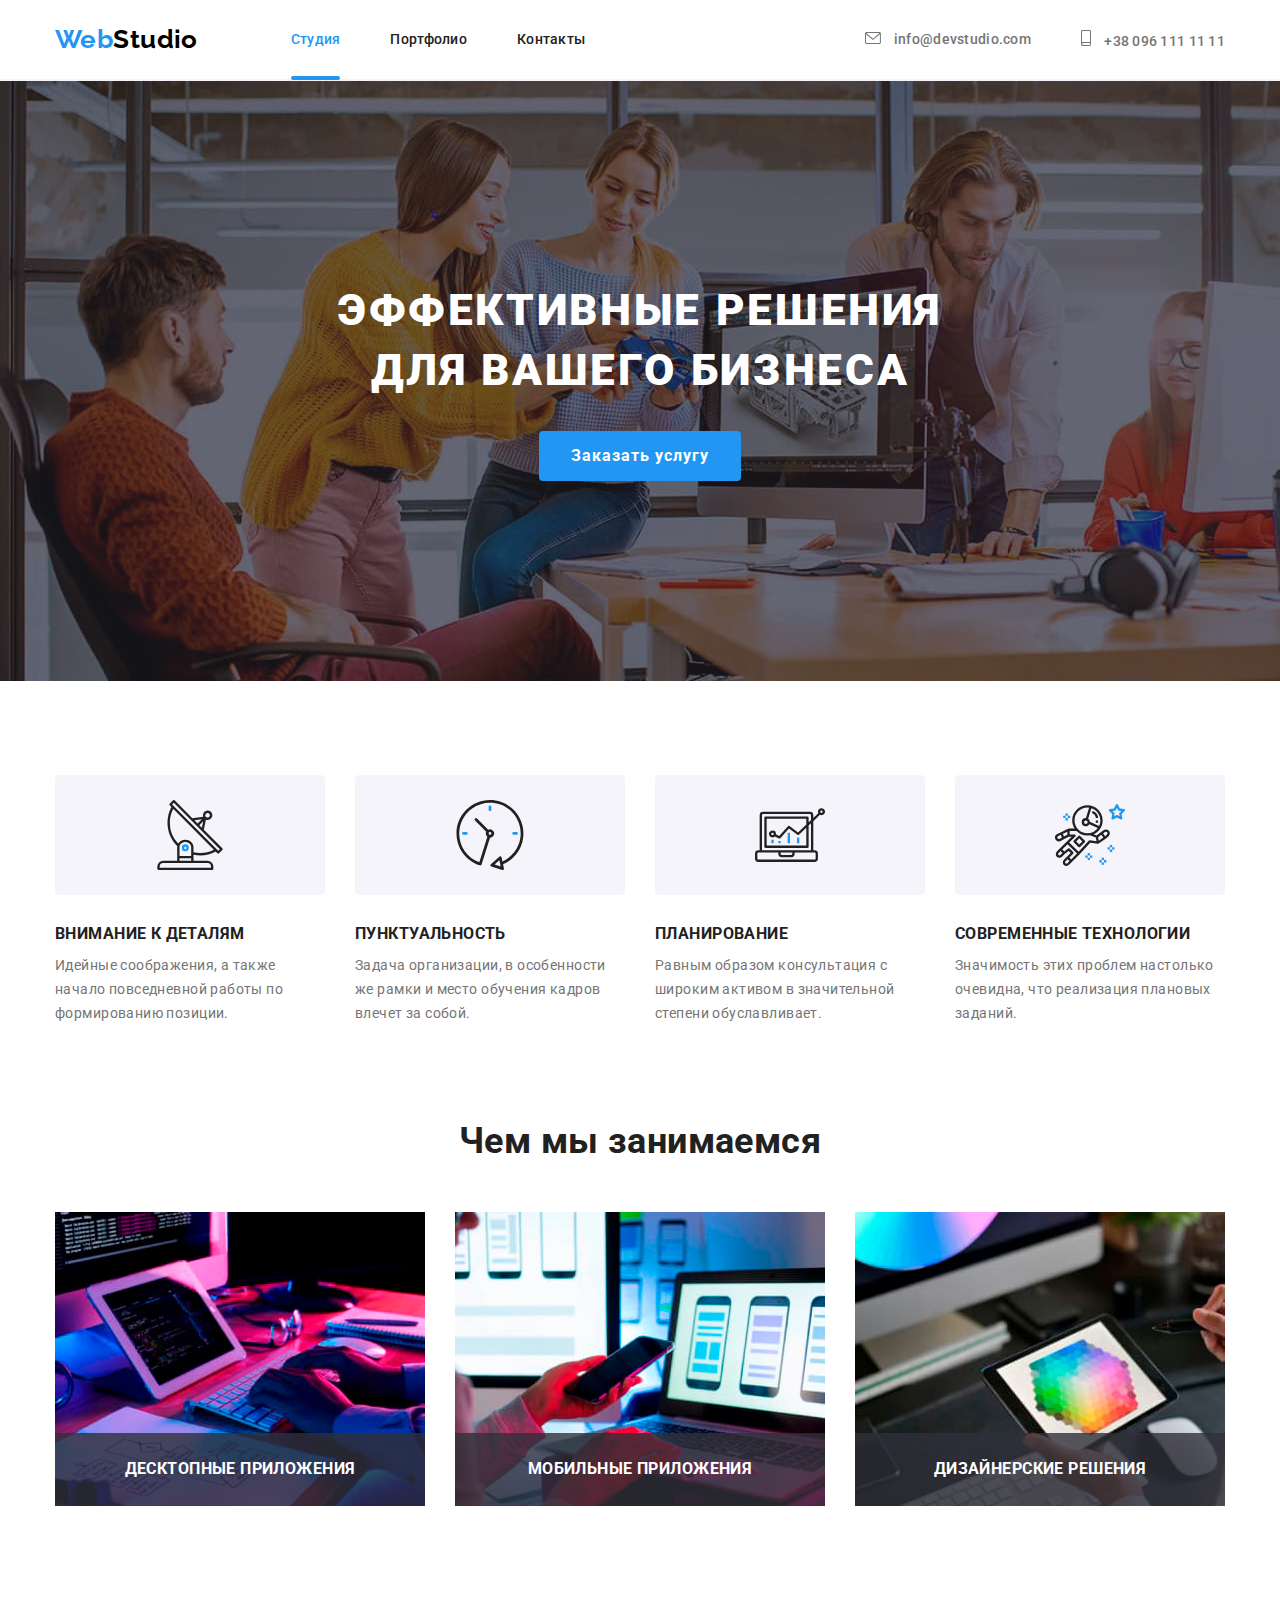
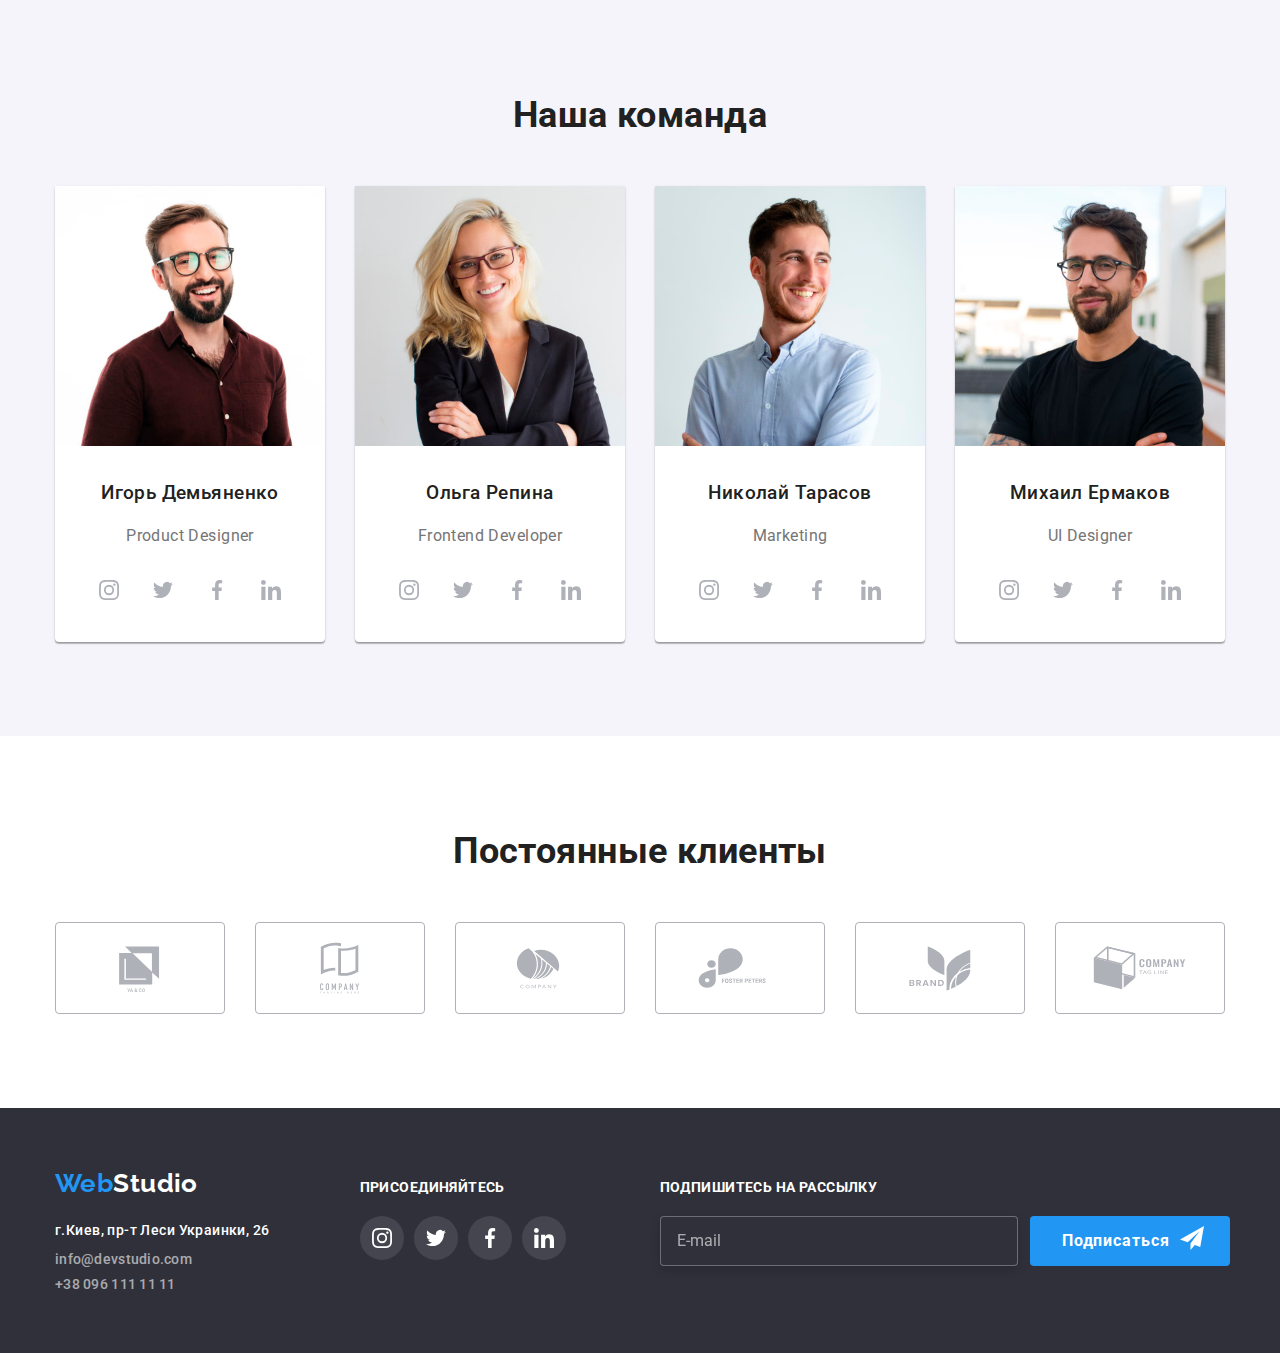
<file: index.html>
<!DOCTYPE html>
<html lang="ru">
<head>
    <meta charset="UTF-8">
    <meta http-equiv="X-UA-Compatible" content="IE=edge">
    <meta name="viewport" content="width=device-width, initial-scale=1.0">
    <title>WebStudio</title>
    
    <link rel="stylesheet" href="https://cdnjs.cloudflare.com/ajax/libs/modern-normalize/1.1.0/modern-normalize.min.css">
    <link rel="stylesheet" href="./css/main.min.css">
</head>
<body>
    <header class="page-header">
        <div class="container container--flex">
            <nav class="site-nav">
                <!--Логотип-->
                <a class="logo" lang="en" href="/"><span class="logo__part">Web</span>Studio</a>
                <!--Меню-->
                <ul class="site-nav__list">
                    <li class="site-nav__item"><a href="" class="site-nav__link site-nav__link--current link">Студия</a></li>
                    <li class="site-nav__item"><a href="./portfolio.html" class="site-nav__link link">Портфолио</a></li>
                    <li class="site-nav__item"><a href="" class="site-nav__link link">Контакты</a></li>
                </ul>
            </nav>
            <!--Контакты-->
            <ul class="page-header__list">
                <li class="page-header__item">
                    <a lang="en" href="mailto:info@devstudio.com"  class="page-header__link link">
                        <svg class="page-header__icon">
                            <use href="./images/icons.svg#icon-envelope"></use>
                            
                        </svg>
                        info@devstudio.com
                    </a>
                </li>
                <li class="page-header__item">
                    <a href="tel:+380961111111" class="page-header__link link">
                        <svg class="page-header__icon page-header__icon--dimension">
                            <use href="./images/icons.svg#icon-smartphone"></use>
                        </svg>
                        +38 096 111 11 11
                    </a>
                </li>
            </ul>
        </div>
    </header>
    <main>
    <!--Герой-->
    
    <section class="hero">
        <div class="container">
            <h1 class="hero__title">Эффективные решения <br> для вашего бизнеса</h1>
            <button type="button" class="button main__button" data-modal-open>Заказать услугу</button>
        </div>
    </section>
    
    <!--Секция Преимущества нашей компании-->
    
    <section class="section">
        <div class="container">
            <h2 class="section__title visually-hidden" >Особенности</h2>
            <ul class="benefits__list">
                <li class="benefits__item">
                    <div class="benefits__wrapp">
                        <svg class="benefits__icon">
                            <use href="./images/icons.svg#icon-antenna"></use>
                        </svg>
                    </div>
                    <h3 class="benefits__title">Внимание к деталям</h3>
                    <p>Идейные соображения, а также начало повседневной работы по формированию позиции.</p>
                </li>
                <li class="benefits__item">
                    <div class="benefits__wrapp">
                        <svg class="benefits__icon">
                            <use href="./images/icons.svg#icon-clock"></use>
                        </svg>
                    </div>
                    <h3 class="benefits__title">Пунктуальность</h3>
                    <p>Задача организации, в особенности же рамки и место обучения кадров влечет за собой.</p>
                </li>
                <li class="benefits__item">
                    <div class="benefits__wrapp">
                    <svg class="benefits__icon">
                        <use href="./images/icons.svg#icon-diagram"></use>
                    </svg>
                    </div>
                    <h3 class="benefits__title">Планирование</h3>
                    <p>Равным образом консультация с широким активом в значительной степени обуславливает.</p>
                    </li>
                    <li class="benefits__item">
                        <div class="benefits__wrapp">
                        <svg class="benefits__icon">
                            <use href="./images/icons.svg#icon-astronaut"></use>
                        </svg>
                        </div>
                    <h3 class="benefits__title">Современные технологии</h3>
                    <p>Значимость этих проблем настолько очевидна, что реализация плановых заданий.</p>
                </li>        
            </ul>
        </div>
    </section>
    <!--Секция чем мы занимаемся-->
    <section class="section works">
        <div class="container">
            <h2 class="section__title">Чем мы занимаемся</h2>
            <ul class="works__list">
                <li class="works__item">
                    <div class="works__wrapp">
                        <img src="./images/box1.jpg" alt="рабочий стол с планшетом и клавиатурой" width="370">
                        <h3 class="works__title">Десктопные приложения</h3>
                    </div>
                </li>
                <li class="works__item">
                    <div class="works__wrapp">
                        <img src="./images/box2.jpg" alt="ноутбук и мобильный телефон" width="370">
                        <h3 class="works__title">Мобильные приложения</h3>
                    </div>
                </li>
                <li class="works__item">
                    <div class="works__wrapp">
                        <img src="./images/box3.jpg" alt="планшет с цветовой палитрой" width="370">
                        <h3 class="works__title">Дизайнерские решения</h3>
                    </div>
                </li>
            </ul>
        </div>
    </section>
    <!--Секция наша команда-->
    <section class="section team">
        <div class="container">
            <h2 class="section__title">Наша команда</h2>
            <ul class="team__list">
                <li class="team__item">
                    <img  src="./images/card1.jpg" alt="Product Designer" width="270">
                    <div class="team__wrapp">
                        <h3 class="team__member">Игорь Демьяненко</h3> 
                        <p class="team__master">Product Designer</p>
                        <ul class="social__list">
                                <li><a href="https://www.instagram.com" target="_blank" rel="noopener noreferrer" class="social__link">
                                        <svg class="social__icon">
                                            <use href="./images/icons.svg#icon-instagram"></use>
                                        </svg>
                                    </a>
                                </li>

                                <li>
                                    <a href="https://twitter.com" target="_blank" rel="noopener noreferrer" class="social__link">
                                        <svg class="social__icon">
                                            <use href="./images/icons.svg#icon-twitter"></use>
                                        </svg>
                                    </a>
                                </li>

                                <li>
                                    <a href="https://www.facebook.com" target="_blank" rel="noopener noreferrer" class="social__link">
                                        <svg class="social__icon">
                                            <use href="./images/icons.svg#icon-facebook"></use>
                                        </svg>
                                    </a>
                                </li>

                                <li>
                                    <a href="https://www.linkedin.com/" target="_blank" rel="noopener noreferrer" class="social__link">
                                        <svg class="social__icon">
                                            <use href="./images/icons.svg#icon-linkedin"></use>
                                        </svg>
                                    </a>
                                </li>
                        </ul>
                    </div>
                    
                </li>
                <li class="team__item">
                    <img  src="./images/card2.jpg" alt="Frontend Developer" width="270">
                    <div class="team__wrapp">
                        <h3 class="team__member"> Ольга Репина</h3>
                        <p class="team__master"> Frontend Developer</p>
                        <ul class="social__list">
                                <li><a href="https://www.instagram.com" target="_blank" rel="noopener noreferrer" class="social__link">
                                        <svg class="social__icon">
                                            <use href="./images/icons.svg#icon-instagram"></use>
                                        </svg>
                                    </a>
                                </li>
                            
                                <li>
                                    <a href="https://twitter.com" target="_blank" rel="noopener noreferrer" class="social__link">
                                        <svg class="social__icon">
                                            <use href="./images/icons.svg#icon-twitter"></use>
                                        </svg>
                                    </a>
                                </li>
                            
                                <li>
                                    <a href="https://www.facebook.com" target="_blank" rel="noopener noreferrer" class="social__link">
                                        <svg class="social__icon">
                                            <use href="./images/icons.svg#icon-facebook"></use>
                                        </svg>
                                    </a>
                                </li>
                            
                                <li>
                                    <a href="https://www.linkedin.com/" target="_blank" rel="noopener noreferrer" class="social__link">
                                        <svg class="social__icon">
                                            <use href="./images/icons.svg#icon-linkedin"></use>
                                        </svg>
                                    </a>
                                </li>
                        </ul>
                    </div>
                </li>
                <li class="team__item">
                    <img  src="./images/card3.jpg" alt="Marketing" width="270">
                    <div class="team__wrapp">
                        <h3 class="team__member"> Николай Тарасов</h3> 
                        <p class="team__master">Marketing</p>
                        <ul class="social__list">
                                    <li><a href="https://www.instagram.com" target="_blank" rel="noopener noreferrer" class="social__link">
                                            <svg class="social__icon">
                                                <use href="./images/icons.svg#icon-instagram"></use>
                                            </svg>
                                        </a>
                                    </li>
                                
                                    <li>
                                        <a href="https://twitter.com" target="_blank" rel="noopener noreferrer" class="social__link">
                                            <svg class="social__icon">
                                                <use href="./images/icons.svg#icon-twitter"></use>
                                            </svg>
                                        </a>
                                    </li>
                                
                                    <li>
                                        <a href="https://www.facebook.com" target="_blank" rel="noopener noreferrer" class="social__link">
                                            <svg class="social__icon">
                                                <use href="./images/icons.svg#icon-facebook"></use>
                                            </svg>
                                        </a>
                                    </li>
                                
                                    <li>
                                        <a href="https://www.linkedin.com/" target="_blank" rel="noopener noreferrer" class="social__link">
                                            <svg class="social__icon">
                                                <use href="./images/icons.svg#icon-linkedin"></use>
                                            </svg>
                                        </a>
                                    </li>
                        </ul>
                    </div>
                </li>
                <li class="team__item">
                    <img  src="./images/card4.jpg" alt="UI Designer" width="270">
                    <div class="team__wrapp">
                        <h3 class="team__member"> Михаил Ермаков </h3> 
                        <p class="team__master">UI Designer</p>
                        <ul class="social__list">
                                    <li><a href="https://www.instagram.com" target="_blank" rel="noopener noreferrer" class="social__link">
                                            <svg class="social__icon">
                                                <use href="./images/icons.svg#icon-instagram"></use>
                                            </svg>
                                        </a>
                                    </li>
                                
                                    <li>
                                        <a href="https://twitter.com" target="_blank" rel="noopener noreferrer" class="social__link">
                                            <svg class="social__icon">
                                                <use href="./images/icons.svg#icon-twitter"></use>
                                            </svg>
                                        </a>
                                    </li>
                                
                                    <li>
                                        <a href="https://www.facebook.com" target="_blank" rel="noopener noreferrer" class="social__link">
                                            <svg class="social__icon">
                                                <use href="./images/icons.svg#icon-facebook"></use>
                                            </svg>
                                        </a>
                                    </li>
                                
                                    <li>
                                        <a href="https://www.linkedin.com/" target="_blank" rel="noopener noreferrer" class="social__link">
                                            <svg class="social__icon">
                                                <use href="./images/icons.svg#icon-linkedin"></use>
                                            </svg>
                                        </a>
                                    </li>
                        </ul>
                    </div>
                </li>
            </ul>
        </div>
    </section>

    <section class="section clients">
        <div class="container">
        <h2 class="section__title">Постоянные клиенты</h2>
        
            <ul class="clients__list">
                <li><a href="" target="_blank" rel="noopener noreferrer" class="clients__link">
                        <svg class="clients__icon">
                            <use href="./images/icons.svg#icon-logo1"></use>
                        </svg>
                    </a>
                </li>
                <li>
                    <a href="" target="_blank" rel="noopener noreferrer" class="clients__link">
                        <svg class="clients__icon">
                            <use href="./images/icons.svg#icon-logo2"></use>
                        </svg>
                    </a>
                </li>
                <li>
                    <a href="" target="_blank" rel="noopener noreferrer" class="clients__link">
                        <svg class="clients__icon">
                            <use href="./images/icons.svg#icon-logo3"></use>
                        </svg>
                    </a>
                </li>
                <li>
                    <a href="" target="_blank" rel="noopener noreferrer" class="clients__link">
                        <svg class="clients__icon">
                            <use href="./images/icons.svg#icon-logo4"></use>
                        </svg>
                    </a>
                </li>
                <li>
                    <a href="" target="_blank" rel="noopener noreferrer" class="clients__link">
                        <svg class="clients__icon">
                            <use href="./images/icons.svg#icon-logo5"></use>
                        </svg>
                    </a>
                </li>
                <li>
                    <a href="" target="_blank" rel="noopener noreferrer" class="clients__link">
                        <svg class="clients__icon">
                            <use href="./images/icons.svg#icon-logo6"></use>
                        </svg>
                    </a>
                </li>
            </ul>
        </div>
    </section>
    
    </main>
    <!--Footer-->
    <footer class="page-footer">
        <!--Адрес и контакты-->
        <div class="container container--flex">
            <div class="page-footer__list">
                <a lang="en" href="/" class="logo logo--invers"><span class="logo__part">Web</span>Studio</a>
                <address>
                    <ul class="address__list">
                        <li class="address__item"><a href="https://goo.gl/maps/WRn2uAey1RiogSLi9" class="link address__link" target="_blank" rel="noopener noreferrer">г.Киев, пр-т Леси Украинки, 26</a></li>
                        <li class="address__item"><a lang="en" href="mailto:info@devstudio.com" class="link link--invers">info@devstudio.com</a></li>
                        <li class="address__item"><a href="tel:+380961111111" class="link link--invers">+38 096 111 11 11</a></li>
                    </ul>
                </address>
            </div>

            <div class="page-footer__block-join">
                <p class="page-footer__title">Присоединяйтесь</p>
                <ul class="social__list">

                    <li><a href="https://www.instagram.com" target="_blank" rel="noopener noreferrer" class="social__link social__link--dark">
                            <svg class="social__icon social__icon--dark">
                                <use href="./images/icons.svg#icon-instagram"></use>
                            </svg>
                        </a>
                    </li>

                    <li>
                        <a href="https://twitter.com" target="_blank" rel="noopener noreferrer" class="social__link social__link--dark">
                            <svg class="social__icon social__icon--dark">
                                <use href="./images/icons.svg#icon-twitter"></use>
                            </svg>
                        </a>
                    </li>

                    <li>
                        <a href="https://www.facebook.com" target="_blank" rel="noopener noreferrer" class="social__link social__link--dark">
                            <svg class="social__icon social__icon--dark">
                                <use href="./images/icons.svg#icon-facebook"></use>
                            </svg>
                        </a>
                    </li>

                    <li>
                        <a href="https://www.linkedin.com/" target="_blank" rel="noopener noreferrer" class="social__link social__link--dark">
                            <svg class="social__icon social__icon--dark">
                                <use href="./images/icons.svg#icon-linkedin"></use>
                            </svg>
                        </a>
                    </li>

                </ul>
            </div>
            <div class="page-footer__form">
                <label for="subscription" class="page-footer__label">Подпишитесь на рассылку</label>
                <input type="email" id="subscription" name="subscription" placeholder="E-mail" class="page-footer__input"/>
                <button type="submit" class="button main__button main__button--position">Подписаться
                    <svg class="button__icon" width="24" height="24">
                        <use href="./images/icons.svg#icon-icon-send"></use>
                    </svg>
                </button>
            </div>

        </div>
    </footer>
    <div class="backdrop is-hidden" data-modal>
        <div class="modal">
            <button class="modal__button" data-modal-close>
                <svg class="modal__icon" >
                    <use href="./images/icons.svg#icon-close-black"></use>
                </svg>
            </button>
            <p class="modal__text">Оставьте свои данные, мы вам перезвоним</p>

            <form action="#" class="form">
                <div class="form__field">
                    
                    <input type="text" maxlength="60" name="name" id="name" class="form__input" />
                    <svg class="form__icon" height="18" width="18">
                        <use href="./images/icons.svg#icon-person-black"></use>
                    </svg>
                    <label for="name" class="form__label">Имя</label>
                </div>
                <div class="form__field">
                    
                    <input type="tel" maxlength="60" name="tel-namber" id="tel-namber" class="form__input" />
                    <svg class="form__icon" height="18" width="18">
                        <use href="./images/icons.svg#icon-phone-black"></use>
                    </svg>
                    <label for="tel-namber" class="form__label">Телефон</label>
                </div>
                <div class="form__field">
                    
                    <input type="email" name="email" maxlength="60" id="email" class="form__input" />
                    <svg class="form__icon" height="18" width="18">
                        <use href="./images/icons.svg#icon-email-black"></use>
                    </svg>
                    <label for="email" class="form__label">Почта</label>
                </div>
                <div class="form__field">
                    <label for="comment" class="form__label">Комментарий</label>
                    <textarea class="form__textarea" name="comment" maxlength="250" placeholder="Введите текст" id="comment"></textarea>
                </div>
                
                <label class="checkbox__label">
                    <input class="checkbox__input" type="checkbox" name="agree" value="agree">
                    <span class="checkbox__icon"></span>
                        Соглашаюсь с рассылкой и принимаю <a href="#" target="_blank" rel="noopener noreferrer" class="checkbox__link"> Условия договора</a>   
                </label>
                <button class="button main__button main__button--margin" type="submit">Отправить</button>
            </form>
        </div>
        
    </div>

    <script src="./js/modal.js"></script>
   
</body>
</html>
</file>
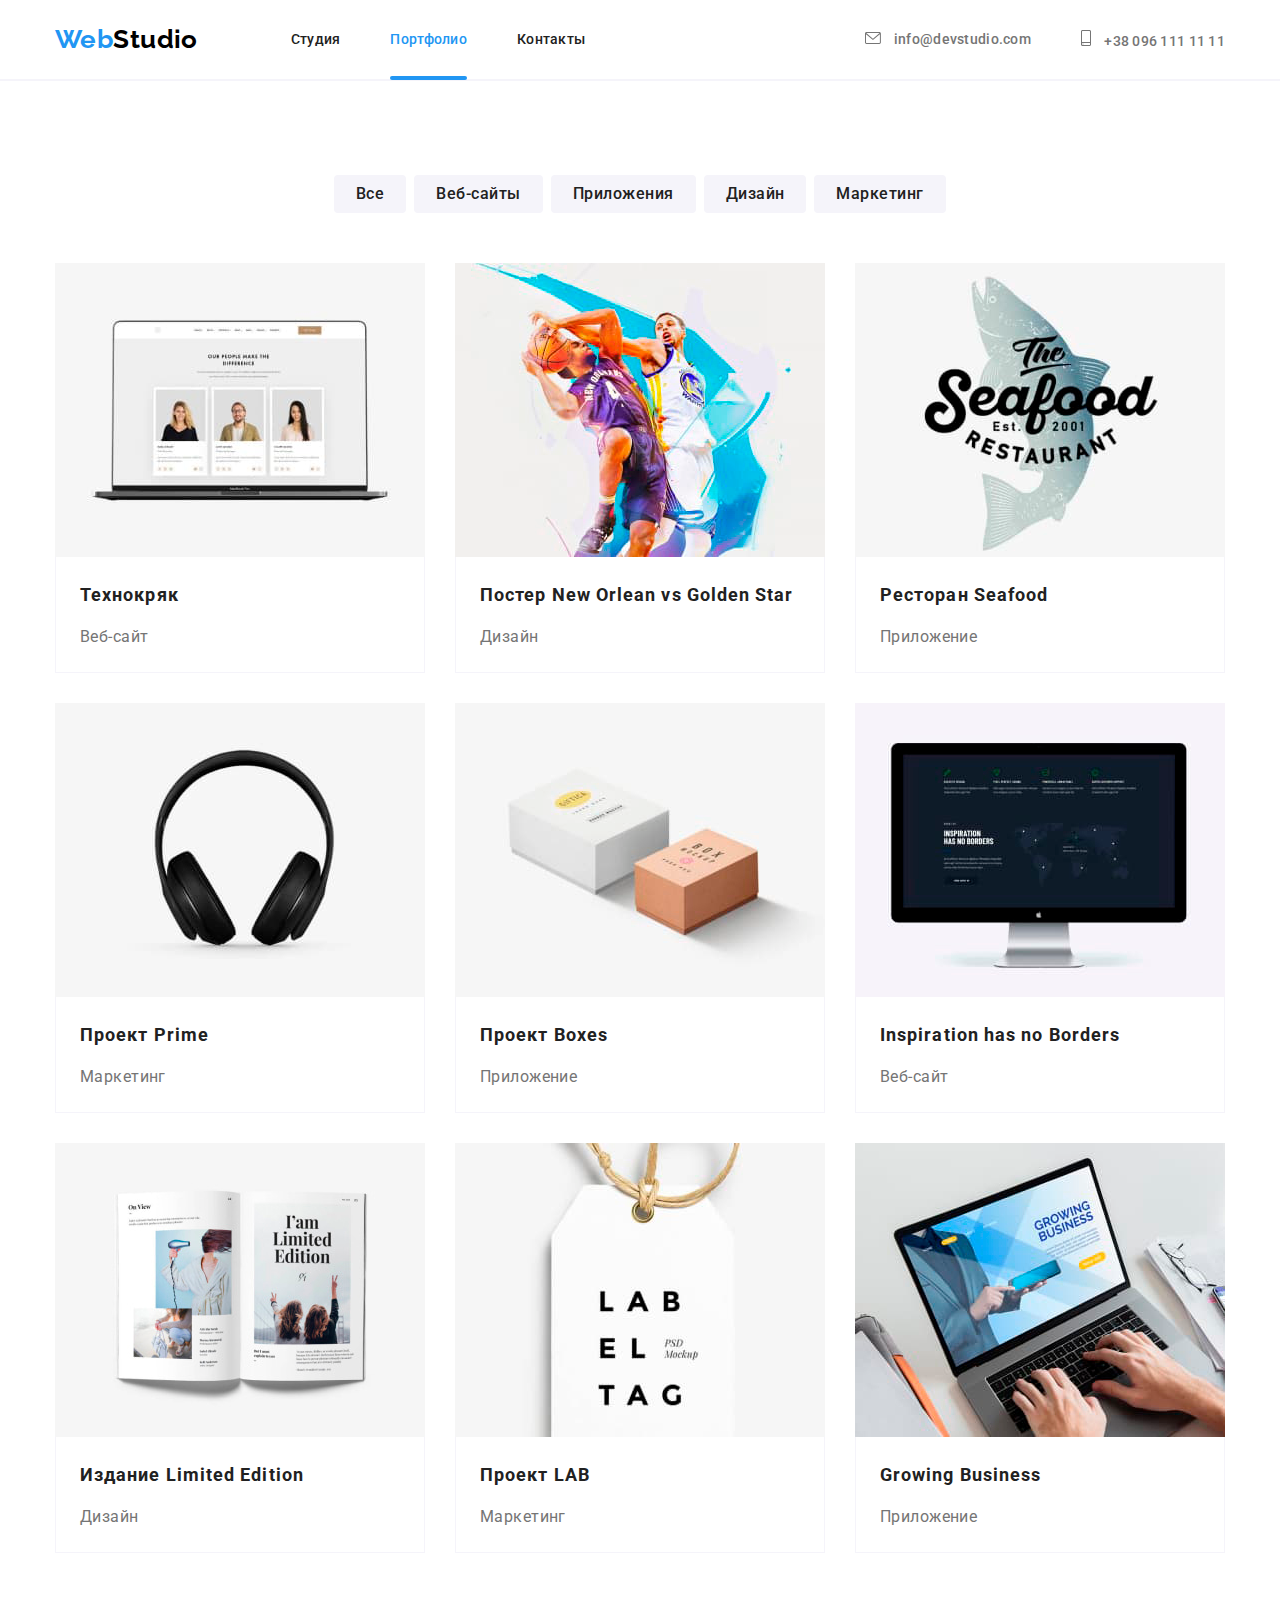
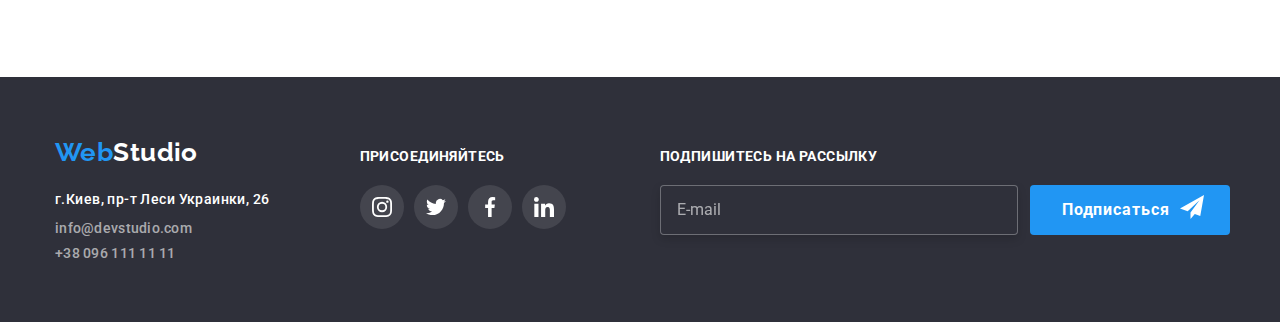
<file: portfolio.html>
<!DOCTYPE html>
<html lang="ru">
<head>
    <meta charset="UTF-8">
    <meta http-equiv="X-UA-Compatible" content="IE=edge">
    <meta name="viewport" content="width=device-width, initial-scale=1.0">
    <title>WebStudio</title>
    
    <link rel="stylesheet"
        href="https://cdnjs.cloudflare.com/ajax/libs/modern-normalize/1.1.0/modern-normalize.min.css">
    <link rel="stylesheet" href="./css/main.min.css">
</head>

<body>
<header class="page-header">
    <div class="container container--flex">
        <nav class="site-nav">
            <!--Логотип-->
            <a class="logo" lang="en" href="/"><span class="logo__part">Web</span>Studio</a>
            <!--Меню-->
            <ul class="site-nav__list">
                <li class="site-nav__item"><a href="./" class="site-nav__link link">Студия</a>
                </li>
                <li class="site-nav__item"><a href="./portfolio.html" class="site-nav__link site-nav__link--current link">Портфолио</a></li>
                <li class="site-nav__item"><a href="" class="site-nav__link link">Контакты</a></li>
            </ul>
        </nav>
        <!--Контакты-->
        <ul class="page-header__list">
            <li class="page-header__item">
                <a lang="en" href="mailto:info@devstudio.com" class="page-header__link link">
                    <svg class="page-header__icon">
                        <use href="./images/icons.svg#icon-envelope"></use>

                    </svg>
                    info@devstudio.com
                </a>
            </li>
            <li class="page-header__item">
                <a href="tel:+380961111111" class="page-header__link link">
                    <svg class="page-header__icon page-header__icon--dimension">
                        <use href="./images/icons.svg#icon-smartphone"></use>
                    </svg>
                    +38 096 111 11 11
                </a>
            </li>
        </ul>
    </div>
</header>

    <main>
        <h1 class="visually-hidden">Наши проекты</h1>
        <!--Кнопки фильтра-->
        <section class="section" >
            <div class="container">  
                <ul class="filter">
                    <li class="filter__item"><button type="button" class="button filter__button">Все</button></li>
                    <li class="filter__item"><button type="button" class="button filter__button">Веб-сайты</button></li>
                    <li class="filter__item"><button type="button" class="button filter__button">Приложения</button></li>
                    <li class="filter__item"><button type="button" class="button filter__button">Дизайн</button></li>
                    <li class="filter__item"><button type="button" class="button filter__button">Маркетинг</button></li>
                </ul>
                
            <!--Портфолио-->
                    <ul class="portfolio">
                        <li class="portfolio__item">
                            <a class="portfolio__link">
                                <div class="portfolio__wrapp">
                                    <img src="./images/img-card-people.jpg" alt="Ноутбук с фотографиями" width="370">
                                    <p class="portfolio__backdrop">Технокряк это современная площадка распространения коронавируса. Компании используют эту платформу для цифрового
                                    шпионажа и атак на защищённые сервера конкурентов.</p>
                                </div>
                                <div class="portfolio__meta">
                                    <h2 class="portfolio__title">Технокряк</h2>
                                    <p class="portfolio__text">Веб-сайт</p>
                                </div>
                            </a>
                        </li>
                        <li class="portfolio__item">
                            <a class="portfolio__link">
                                <div class="portfolio__wrapp">
                                    <img src="./images/img-card-sport.jpg" alt="Постер с баскетболистами" width="370">
                                    <p class="portfolio__backdrop">Технокряк это современная площадка распространения коронавируса. Компании используют эту
                                        платформу для цифрового
                                        шпионажа и атак на защищённые сервера конкурентов.</p>
                                </div>
                                <div class="portfolio__meta">
                                    <h2 class="portfolio__title">Постер New Orlean vs Golden Star</h2>
                                    <p class="portfolio__text">Дизайн</p>
                                </div>
                            </a>
                        </li>
                        <li class="portfolio__item">
                            <a class="portfolio__link">
                                <div class="portfolio__wrapp">
                                    <img src="./images/img-card-fish.jpg" alt="Крупная рыба" width="370">
                                    <p class="portfolio__backdrop">Технокряк это современная площадка распространения коронавируса. Компании
                                        используют эту
                                        платформу для цифрового
                                        шпионажа и атак на защищённые сервера конкурентов.</p>
                                </div>
                                <div class="portfolio__meta">
                                    <h2 class="portfolio__title">Ресторан Seafood</h2>
                                    <p class="portfolio__text">Приложение</p>
                                </div>
                            </a>
                        </li>
                        <li class="portfolio__item">
                            <a class="portfolio__link">
                                <div class="portfolio__wrapp">
                                    <img src="./images/img-card-headphones.jpg" alt="Наушники" width="370">
                                    <p class="portfolio__backdrop">Технокряк это современная площадка распространения коронавируса. Компании
                                        используют эту
                                        платформу для цифрового
                                        шпионажа и атак на защищённые сервера конкурентов.</p>
                                </div>
                                <div class="portfolio__meta">
                                    <h2 class="portfolio__title">Проект Prime</h2>
                                    <p class="portfolio__text">Маркетинг</p>
                                </div>
                            </a>
                        </li>
                        <li class="portfolio__item">
                            <a class="portfolio__link">
                                <div class="portfolio__wrapp">
                                    <img src="./images/img-card-box.jpg" alt="Две коробки" width="370">
                                    <p class="portfolio__backdrop">Технокряк это современная площадка распространения коронавируса. Компании
                                        используют эту
                                        платформу для цифрового
                                        шпионажа и атак на защищённые сервера конкурентов.</p>
                                </div>
                                <div class="portfolio__meta">
                                    <h2 class="portfolio__title">Проект Boxes</h2>
                                    <p class="portfolio__text">Приложение</p>
                                </div>
                            </a>
                        </li>
                        <li class="portfolio__item">
                            <a class="portfolio__link">
                                <div class="portfolio__wrapp">
                                    <img src="./images/img-card-monitor.jpg" alt="Монитор" width="370">
                                    <p class="portfolio__backdrop">Технокряк это современная площадка распространения коронавируса. Компании
                                        используют эту
                                        платформу для цифрового
                                        шпионажа и атак на защищённые сервера конкурентов.</p>
                                </div>
                                <div class="portfolio__meta">
                                    <h2 class="portfolio__title">Inspiration has no Borders</h2>
                                    <p class="portfolio__text">Веб-сайт</p>
                                </div>
                            </a>
                        </li>
                        <li class="portfolio__item">
                            <a class="portfolio__link">
                                <div class="portfolio__wrapp">
                                    <img src="./images/img-card-book.jpg" alt="Открытый журнал" width="370">
                                    <p class="portfolio__backdrop">Технокряк это современная площадка распространения коронавируса. Компании
                                        используют эту
                                        платформу для цифрового
                                        шпионажа и атак на защищённые сервера конкурентов.</p>
                                </div>
                                <div class="portfolio__meta">
                                    <h2 class="portfolio__title">Издание Limited Edition</h2>
                                    <p class="portfolio__text">Дизайн</p>
                                </div>
                            </a>
                        </li>
                        <li class="portfolio__item">
                            <a class="portfolio__link">
                                <div class="portfolio__wrapp">
                                    <img src="./images/img-card-label.jpg" alt="Ярлык-бирка" width="370">
                                    <p class="portfolio__backdrop">Технокряк это современная площадка распространения коронавируса. Компании
                                        используют эту
                                        платформу для цифрового
                                        шпионажа и атак на защищённые сервера конкурентов.</p>
                                </div>
                                <div class="portfolio__meta">
                                    <h2 class="portfolio__title">Проект LAB</h2>
                                    <p class="portfolio__text">Маркетинг</p>
                                </div>
                            </a>
                        </li>
                        <li class="portfolio__item">
                            <a class="portfolio__link">
                                <div class="portfolio__wrapp">
                                    <img src="./images/img-card-laptop.jpg" alt="Ноутбук" width="370">
                                    <p class="portfolio__backdrop">Технокряк это современная площадка распространения коронавируса. Компании
                                        используют эту
                                        платформу для цифрового
                                        шпионажа и атак на защищённые сервера конкурентов.</p>
                                </div>
                                <div class="portfolio__meta">
                                    <h2 class="portfolio__title">Growing Business</h2>
                                    <p class="portfolio__text">Приложение</p>
                                </div>
                            </a>
                        </li>
                    </ul>
                </div>
            </section>
    </main>
    <!--Footer-->
    <footer class="page-footer">
        <!--Адрес и контакты-->
        <div class="container container--flex">
            <div class="page-footer__list">
                <a lang="en" href="/" class="logo logo--invers"><span class="logo__part">Web</span>Studio</a>
                <address>
                    <ul class="address__list">
                        <li class="address__item"><a href="https://goo.gl/maps/WRn2uAey1RiogSLi9" class="link address__link"
                                target="_blank" rel="noopener noreferrer">г.Киев, пр-т Леси Украинки, 26</a></li>
                        <li class="address__item"><a lang="en" href="mailto:info@devstudio.com"
                                class="link link--invers">info@devstudio.com</a></li>
                        <li class="address__item"><a href="tel:+380961111111" class="link link--invers">+38 096 111 11
                                11</a></li>
                    </ul>
                </address>
            </div>
    
            <div class="page-footer__block-join">
                <p class="page-footer__title">Присоединяйтесь</p>
                <ul class="social__list">
    
                    <li><a href="https://www.instagram.com" target="_blank" rel="noopener noreferrer"
                            class="social__link social__link--dark">
                            <svg class="social__icon social__icon--dark">
                                <use href="./images/icons.svg#icon-instagram"></use>
                            </svg>
                        </a>
                    </li>
    
                    <li>
                        <a href="https://twitter.com" target="_blank" rel="noopener noreferrer"
                            class="social__link social__link--dark">
                            <svg class="social__icon social__icon--dark">
                                <use href="./images/icons.svg#icon-twitter"></use>
                            </svg>
                        </a>
                    </li>
    
                    <li>
                        <a href="https://www.facebook.com" target="_blank" rel="noopener noreferrer"
                            class="social__link social__link--dark">
                            <svg class="social__icon social__icon--dark">
                                <use href="./images/icons.svg#icon-facebook"></use>
                            </svg>
                        </a>
                    </li>
    
                    <li>
                        <a href="https://www.linkedin.com/" target="_blank" rel="noopener noreferrer"
                            class="social__link social__link--dark">
                            <svg class="social__icon social__icon--dark">
                                <use href="./images/icons.svg#icon-linkedin"></use>
                            </svg>
                        </a>
                    </li>
    
                </ul>
            </div>
            <div class="page-footer__form">
                <label for="subscription" class="page-footer__label">Подпишитесь на рассылку</label>
                <input type="email" id="subscription" name="subscription" placeholder="E-mail" class="page-footer__input" />
                <button type="submit" class="button main__button main__button--position">Подписаться
                    <svg class="button__icon" width="24" height="24">
                        <use href="./images/icons.svg#icon-icon-send"></use>
                    </svg>
                </button>
            </div>
    
        </div>
    </footer>

</body>

</html>
</file>
<file: css/main.min.css>
@import url("https://fonts.googleapis.com/css2?family=Open+Sans:wght@400;700&family=Raleway:wght@700&family=Roboto:wght@400;500;700;900&display=swap");.visually-hidden{position:absolute;width:1px;height:1px;margin:-1px;border:0;padding:0;white-space:nowrap;clip-path:inset(100%);clip:rect(0 0 0 0);overflow:hidden}ul{list-style:none;margin:0;padding:0}h1,h2,h3,p{margin:0;padding:0}img{display:block;max-width:100%}body{background:#fff;color:#757575;font-family:Roboto, sans-serif;letter-spacing:0.03em;font-size:14px;line-height:1.71}.container{width:1200px;padding-left:15px;padding-right:15px;margin-left:auto;margin-right:auto}.container--flex{display:flex}.section{padding-top:94px;padding-bottom:94px}.section__title{color:#212121;font-size:36px;line-height:1.17;text-align:center;margin-bottom:50px}.main__button,.filter__button{display:block;border:none;font-family:inherit;font-size:16px;cursor:pointer;border-radius:4px;transition:color 250ms cubic-bezier(0.4, 0, 0.2, 1),background-color 250ms cubic-bezier(0.4, 0, 0.2, 1),box-shadow 250ms cubic-bezier(0.4, 0, 0.2, 1)}.main__button{justify-content:center;align-items:center;margin-right:auto;margin-left:auto;padding:10px 32px;min-width:200px;font-weight:700;letter-spacing:0.06em;line-height:1.87;background-color:#2196f3;color:#fff}.main__button--margin{margin-top:30px}.main__button--position{position:absolute;left:370px;top:48px;text-align:start}.main__button:hover,.main__button:focus{background-color:#188ce8;box-shadow:0px 4px 4px rgba(0,0,0,0.15)}.filter__button{background-color:#f5f4fa;color:#212121;font-weight:500;line-height:1.62;letter-spacing:0.03em;padding:6px 22px}.filter__button:hover,.filter__button:focus{background-color:#2196f3;color:#fff;box-shadow:0px 4px 4px rgba(0,0,0,0.25)}.page-header{padding-top:24px;padding-bottom:24px;border-bottom:2px solid #f5f4fa}.site-nav{display:flex;align-items:center}.site-nav__list{display:flex;margin-left:93px}.site-nav__item{margin-right:50px}.site-nav__item:last-child{margin-right:0}.link{display:block;font-weight:500;line-height:1.14;letter-spacing:0.02em;text-decoration:none;position:relative;transition:color 250ms cubic-bezier(0.4, 0, 0.2, 1),background-color 250ms cubic-bezier(0.4, 0, 0.2, 1)}.link:hover,.link:focus{color:#2196f3}.link--invers{color:rgba(255,255,255,0.6)}.site-nav__link{color:#212121}.site-nav__link--current{color:#2196f3}.site-nav__link--current::after{position:absolute;bottom:-32px;content:'';display:block;width:100%;height:4px;border-radius:2px;background-color:#2196f3}.page-header__icon{display:inline-block;cursor:pointer;margin-right:10px;width:16px;height:12px;fill:#757575;transition-property:fill;transition-duration:250ms;transition-timing-function:cubic-bezier(0.4, 0, 0.2, 1)}.page-header__icon--dimension{width:10px;height:16px}.page-header__icon:hover,.page-header__icon:focus{fill:#2196f3}.page-header__list{display:flex;margin-left:auto;align-items:center}.page-header__link{color:#757575}.page-header__link:focus .page-header__icon,.page-header__link:hover .page-header__icon{fill:#2196f3}.page-header__item+.page-header__item{margin-left:50px}.address__item{margin-bottom:9px;margin-top:0;font-style:normal}.address__item:last-child{margin-bottom:0}.address__link{color:#fff;line-height:1.71;letter-spacing:0.03em}.logo{display:inline-block;color:#000000;font-family:Raleway, sans-serif;font-weight:700;font-size:26px;line-height:1.2;text-decoration:none;transition-property:color 250ms cubic-bezier(0.4, 0, 0.2, 1)}.logo:hover,.logo:focus,.logo__part{color:#2196f3}.logo--invers{color:#fff;padding-bottom:0;padding-top:0;margin-bottom:20px}.hero{min-height:600px;background-image:linear-gradient(rgba(47,48,58,0.4), rgba(47,48,58,0.4)),url("../images/hero.jpg");margin-left:auto;margin-right:auto;padding-top:200px;padding-bottom:200px;max-width:1600px;background-size:cover}.hero__title{text-transform:uppercase;color:#fff;font-weight:900;font-size:44px;line-height:1.36;letter-spacing:0.06em;margin-bottom:30px;text-align:center}.benefits__list{display:flex}.benefits__item{width:270px}.benefits__item+.benefits__item{margin-left:30px}.benefits__title{color:#212121;font-weight:700;line-height:1.14;text-transform:uppercase;margin-bottom:10px}.benefits__icon{width:70px;height:70px}.benefits__wrapp{display:flex;justify-content:center;align-items:center;padding:0;border:none;width:270px;height:120px;border-radius:4px;background-color:#f5f4fa;margin-bottom:30px}.works{padding-top:0}.works__list{display:flex}.works__item+.works__item{margin-left:30px}.works__wrapp{position:relative}.works__title{position:absolute;color:#fff;font-weight:700;line-height:1.14;text-transform:uppercase;background-color:rgba(47,48,58,0.8);padding-top:27px;padding-bottom:27px;width:100%;text-align:center;bottom:0;left:0}.team{background-color:#f5f4fa}.team__list{display:flex;font-size:16px;line-height:1.9;justify-content:space-between}.team__item{width:270px;background:#ffffff;text-align:center;border-radius:0px 0px 4px 4px;box-shadow:0px 1px 3px rgba(0,0,0,0.12),0px 1px 1px rgba(0,0,0,0.14),0px 2px 1px rgba(0,0,0,0.2)}.team__item:last-child{margin-right:0}.team__wrapp{padding:30px 32px}.team__member{color:#212121;font-weight:500;margin-bottom:10px}.team__master{margin-bottom:16px}.social__list{display:flex;justify-content:space-between;width:206px}.social__icon{padding:0;cursor:pointer;width:20px;height:20px;fill:#afb1b8}.social__icon--dark{fill:#fff}.social__link{cursor:pointer;padding:12px;display:flex;justify-content:space-between;width:44px;height:44px;border-radius:50%;border:none;background-color:#fff;transition:background-color 250ms cubic-bezier(0.4, 0, 0.2, 1),fill 250ms cubic-bezier(0.4, 0, 0.2, 1)}.social__link--dark{background-color:rgba(255,255,255,0.1)}.social__link:hover,.social__link:focus{background-color:#2196f3}.social__link:hover .social__icon,.social__link:focus .social__icon{fill:#fff}.clients__list{display:flex;justify-content:space-between}.clients__icon{padding:0;cursor:pointer;width:106px;height:60px;fill:#afb1b8;transition:fill 250ms cubic-bezier(0.4, 0, 0.2, 1)}.clients__link{cursor:pointer;padding:16px 32px;display:flex;justify-content:space-between;width:170px;height:92px;border:1px solid #afb1b8;border-radius:4px;transition:border 250ms cubic-bezier(0.4, 0, 0.2, 1);background-color:#fff}.clients__link:hover,.clients__link:focus{border:1px solid #2196f3}.clients__link:hover .clients__icon,.clients__link:focus .clients__icon{fill:#2196f3}.filter{width:612px;display:flex;margin-bottom:50px;margin-right:auto;margin-left:auto}.filter__item+.filter__item{margin-left:8px}.portfolio{display:flex;flex-wrap:wrap}.portfolio__title{color:#212121;font-weight:700;font-size:18px;line-height:2;letter-spacing:0.06em;margin-bottom:9px}.portfolio__text{font-size:16px;line-height:1.87;color:#757575}.portfolio__meta{padding:20px 24px;border-bottom:1px solid #f5f4fa;border-right:1px solid #f5f4fa;border-left:1px solid #f5f4fa}.portfolio__wrapp{position:relative;overflow:hidden}.portfolio__backdrop{position:absolute;opacity:0;bottom:0;width:100%;height:100%;color:#fff;margin:0;font-size:16px;line-height:1.87;padding:63px 24px;background-color:rgba(33,150,243,0.9);transform:translateY(100%);transition:transform 400ms cubic-bezier(0.4, 0, 0.2, 1),opacity 500ms cubic-bezier(0.4, 0, 0.2, 1)}.portfolio__item{margin-right:30px;margin-bottom:30px}.portfolio__item:nth-child(3n){margin-right:0}.portfolio__item:nth-child(-n+3){margin-top:0}.portfolio__link{display:block;transition:box-shadow 250ms cubic-bezier(0.4, 0, 0.2, 1)}.portfolio__link:hover .portfolio__backdrop,.portfolio__link:focus .portfolio__backdrop{opacity:1;transform:translateY(0%)}.portfolio__link:hover,.portfolio__link:focus{cursor:pointer;box-shadow:0px 1px 1px rgba(0,0,0,0.12),0px 4px 4px rgba(0,0,0,0.06),1px 4px 6px rgba(0,0,0,0.16)}.page-footer{background-color:#2f303a;padding-bottom:60px;padding-top:60px}.page-footer__list{margin-right:90px}.page-footer__block-join{padding-top:12px}.page-footer__title{font-weight:700;line-height:1.14;text-transform:uppercase;color:#fff;margin-bottom:20px}.page-footer__form{position:relative;display:flex;flex-direction:column;margin-left:94px;padding-top:12px}.page-footer__input{background-color:#2f303a;width:358px;height:50px;padding:15px 16px;margin:0;border:1px solid rgba(255,255,255,0.3);filter:drop-shadow(0px 4px 4px rgba(0,0,0,0.15));border-radius:4px;outline:none;color:#fff}.page-footer__input::placeholder{font-weight:400;font-size:16px;line-height:1.25;letter-spacing:0.01em;color:rgba(255,255,255,0.6)}.page-footer__label{padding:0;margin:0;margin-bottom:20px;color:#fff;font-weight:700;line-height:1.14;text-transform:uppercase}.button__icon{position:absolute;margin-left:10px}.backdrop{position:fixed;opacity:1;width:100%;height:100%;top:0;left:0;background-color:rgba(0,0,0,0.2);transition:opacity 250ms cubic-bezier(0.4, 0, 0.2, 1)}.is-hidden{opacity:0;pointer-events:none;transform:translate(-50%, -50%) scale(1.5)}.modal{padding:40px;position:absolute;width:528px;background-color:#fff;top:50%;left:50%;box-shadow:1px solid rgba(0,0,0,0.1);border-radius:4px;transform:translate(-50%, -50%) scale(1);transition:transform 550ms cubic-bezier(0.4, 0, 0.2, 1)}.modal__icon{padding:0;width:18px;height:18px;fill:#000000}.modal__icon:hover{fill:#2196f3}.modal__button{position:absolute;right:8px;top:8px;cursor:pointer;display:flex;justify-content:center;align-items:center;width:30px;height:30px;border-radius:50%;border:1px solid rgba(0,0,0,0.1);background-color:#fff;transition:fill 550ms cubic-bezier(0.4, 0, 0.2, 1)}.modal__text{font-style:normal;font-weight:bold;font-size:20px;line-height:1.15;text-align:center;color:#212121;margin-bottom:30px}.form__textarea{resize:none;height:120px;width:100%;padding:12px 16px;border:1px solid rgba(33,33,33,0.2);border-radius:4px;transition:border 550ms cubic-bezier(0.4, 0, 0.2, 1)}.form__textarea::placeholder{font-weight:400;font-size:12px;line-height:1.17;letter-spacing:0.01em;color:rgba(117,117,117,0.5)}.form__textarea:focus{border:1px solid #2196f3;outline:none}.form__field{position:relative;display:flex;flex-direction:column;margin-bottom:28px}.form__field:nth-child(4){margin-bottom:20px}.form__input{margin:0;padding:0;padding:11px 12px;padding-left:42px;border:1px solid rgba(33,33,33,0.2);border-radius:4px;transition:border 550ms cubic-bezier(0.4, 0, 0.2, 1)}.form__input:focus{border:1px solid #2196f3;outline:none}.form__input:focus+.form__icon{fill:#2196f3}.form__label{position:absolute;transform-origin:left bottom;bottom:100%;transform:translateY(-4px);margin:0;padding:0;font-weight:400;font-size:12px;line-height:1.17;letter-spacing:0.01em;color:#757575}.form__icon{position:absolute;top:50%;left:12px;transform:translateY(-50%);transition:fill 350ms cubic-bezier(0.4, 0, 0.2, 1)}.checkbox__input{appearance:none;position:absolute}.checkbox__input:checked+.checkbox__icon{border-color:#2196f3;background-color:#2196f3;background-image:url("../images/icon-check.svg");background-size:contain;background-origin:border-box}.checkbox__icon{display:block;width:16px;height:15px;border:2px solid #212121;border-radius:2px;margin-right:7px;margin-right:auto;margin-left:auto;transition:background-color 350ms cubic-bezier(0.4, 0, 0.2, 1),border-color 350ms cubic-bezier(0.4, 0, 0.2, 1)}.checkbox__label{display:flex;align-items:center;font-weight:400;color:#757575}.checkbox__link{margin-left:4px;display:inline-block;font-weight:400;text-decoration-line:underline;color:#2196f3}
/*# sourceMappingURL=main.min.css.map */
</file>
